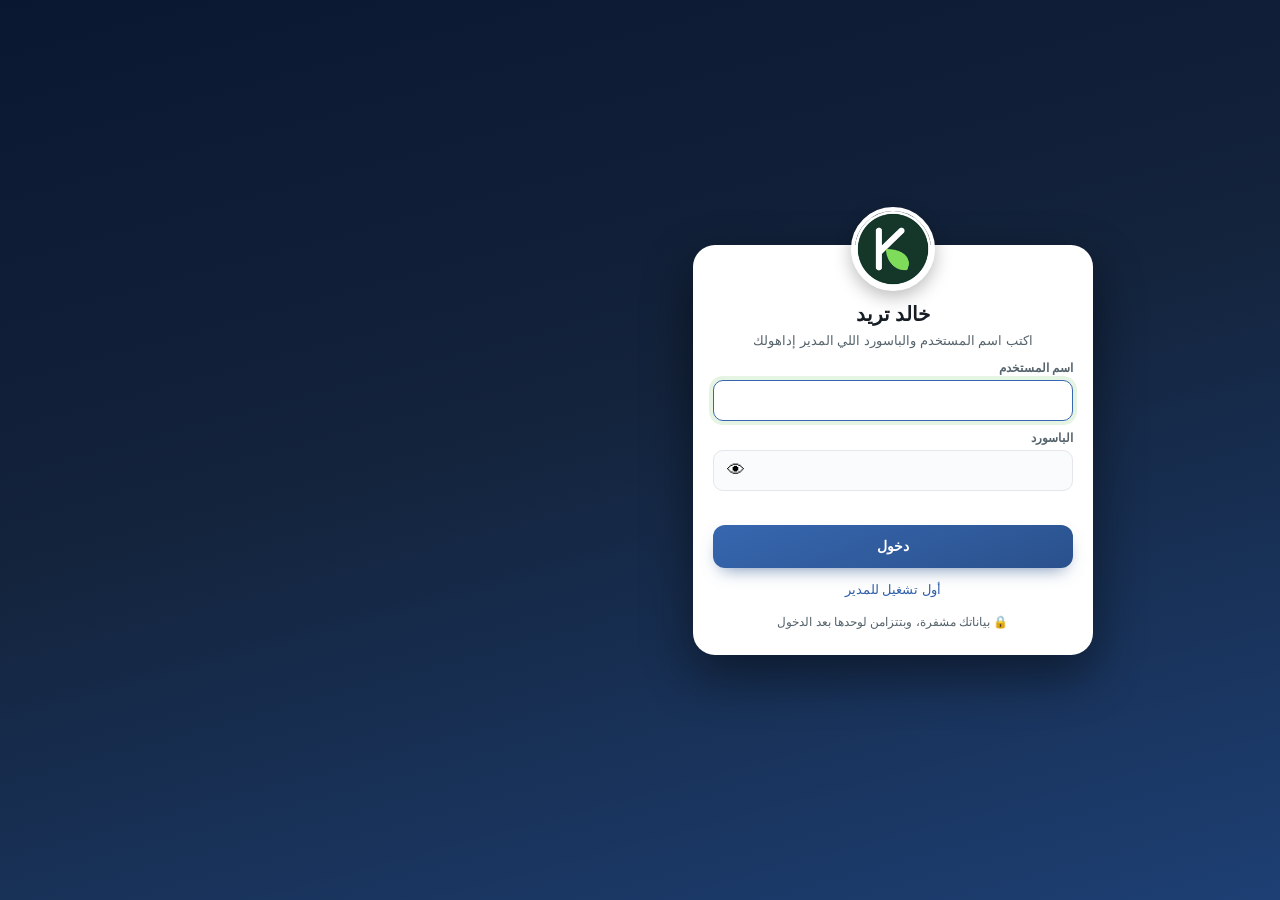
<file: index.html>
<!doctype html>
<html lang="ar" dir="rtl"><head><meta charset="utf-8"><meta http-equiv="Content-Security-Policy" content="default-src 'self'; script-src 'self' 'unsafe-inline' https://unpkg.com; style-src 'self' 'unsafe-inline' https://fonts.googleapis.com https://unpkg.com; font-src 'self' https://fonts.gstatic.com data:; img-src 'self' data: blob: https://tile.openstreetmap.org https://unpkg.com; frame-src https://www.openstreetmap.org; connect-src 'self' data: blob: https://identitytoolkit.googleapis.com https://securetoken.googleapis.com https://firestore.googleapis.com; media-src 'self' blob:; worker-src 'self' blob:; object-src 'none'; base-uri 'none'; form-action 'none'"><meta name="referrer" content="no-referrer"><meta http-equiv="X-Content-Type-Options" content="nosniff">
<meta name="viewport" content="width=device-width,initial-scale=1,maximum-scale=1">
<meta name="theme-color" content="#13233b"><title>خالد تريد</title>
<link rel="preconnect" href="https://fonts.googleapis.com"><link rel="preconnect" href="https://fonts.gstatic.com" crossorigin><link href="https://fonts.googleapis.com/css2?family=Cairo:wght@400;600;700;800&display=swap" rel="stylesheet"><link rel="stylesheet" href="style.css?v=1795777968"><meta name="kt-ver" content="1795777968"><link rel="manifest" href="manifest.webmanifest"><link rel="icon" type="image/png" href="icon-192.png"><link rel="apple-touch-icon" href="apple-touch-icon.png"><meta name="mobile-web-app-capable" content="yes"><meta name="apple-mobile-web-app-capable" content="yes"><meta name="apple-mobile-web-app-title" content="خالد تريد"><meta name="apple-mobile-web-app-status-bar-style" content="black-translucent"></head><body>
<header id="hd"></header><main id="app"></main><nav id="nav"></nav>
<script src="kt-logo.js?v=1795777968"></script><script src="kt-core.js?v=1795777968"></script><script src="kt-modules.js?v=1795777968"></script><script src="kt-reports.js?v=1795777968"></script><script src="kt-extra.js?v=1795777968"></script><script src="kt-boot.js?v=1795777968"></script><script>if('serviceWorker' in navigator&&(location.protocol==='https:'||location.hostname==='localhost'))addEventListener('load',function(){navigator.serviceWorker.register('sw.js').catch(function(){})})</script></body></html>
</file>
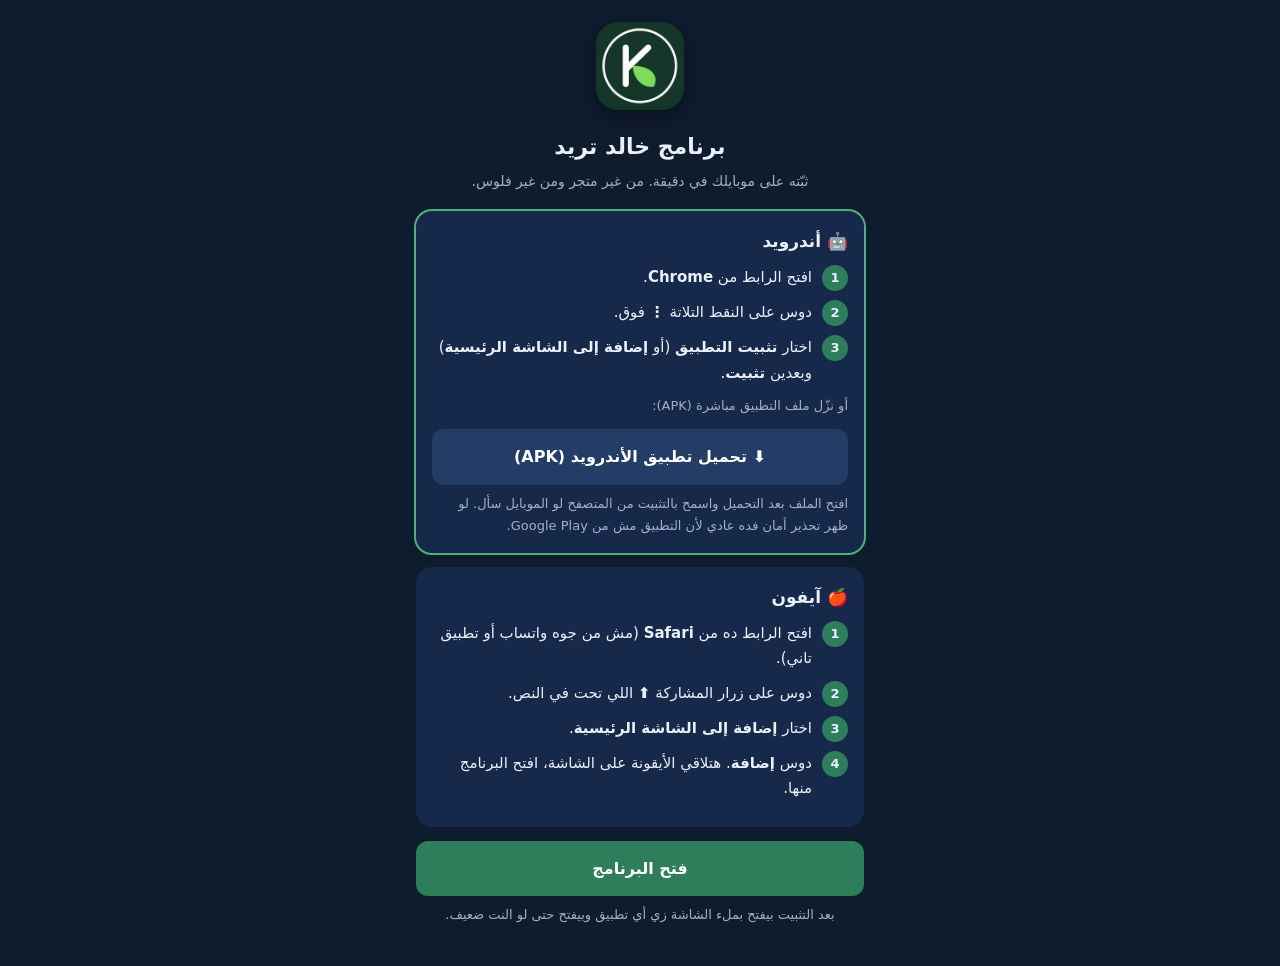
<file: install.html>
<!doctype html>
<html lang="ar" dir="rtl"><head><meta charset="utf-8"><meta http-equiv="Content-Security-Policy" content="default-src 'none'; script-src 'unsafe-inline'; style-src 'unsafe-inline'; img-src 'self'; manifest-src 'self'; base-uri 'none'; form-action 'none'"><meta name="viewport" content="width=device-width,initial-scale=1"><meta name="theme-color" content="#13233b"><meta name="referrer" content="no-referrer">
<title>تثبيت برنامج خالد تريد</title><link rel="manifest" href="manifest.webmanifest"><link rel="apple-touch-icon" href="apple-touch-icon.png"><link rel="icon" href="icon-192.png">
<style>
*{box-sizing:border-box}body{margin:0;font-family:system-ui,-apple-system,"Segoe UI",Tahoma,Arial,sans-serif;background:#0f1c2e;color:#eaf0f8;line-height:1.7}
.w{max-width:480px;margin:0 auto;padding:22px 16px 40px}.top{text-align:center;margin-bottom:18px}.top img{width:88px;height:88px;border-radius:22px;box-shadow:0 6px 20px #0006}
h1{font-size:22px;margin:10px 0 4px}.sub{color:#9fb0c7;font-size:14px}
.card{background:#16294a;border-radius:16px;padding:16px;margin:14px 0}.card h2{margin:0 0 8px;font-size:17px}
.st{display:flex;gap:10px;margin:9px 0;font-size:15px}.n{min-width:26px;height:26px;border-radius:50%;background:#2e7d5b;display:flex;align-items:center;justify-content:center;font-weight:700;font-size:13px}
.btn{display:block;width:100%;text-align:center;padding:14px;border-radius:12px;background:#2e7d5b;color:#fff;font-size:16px;font-weight:700;text-decoration:none;border:0;margin-top:12px}.btn.sec{background:#243d66}
.me{outline:2px solid #4bb37f}.note{font-size:13px;color:#9fb0c7;margin-top:8px}
</style></head><body><div class="w">
<div class="top"><img src="icon-192.png" alt="خالد تريد"><h1>برنامج خالد تريد</h1><div class="sub">ثبّته على موبايلك في دقيقة. من غير متجر ومن غير فلوس.</div></div>
<div class="card" id="ios"><h2>🍎 آيفون</h2>
<div class="st"><span class="n">1</span><span>افتح الرابط ده من <b>Safari</b> (مش من جوه واتساب أو تطبيق تاني).</span></div>
<div class="st"><span class="n">2</span><span>دوس على زرار المشاركة <b>⬆️</b> اللي تحت في النص.</span></div>
<div class="st"><span class="n">3</span><span>اختار <b>إضافة إلى الشاشة الرئيسية</b>.</span></div>
<div class="st"><span class="n">4</span><span>دوس <b>إضافة</b>. هتلاقي الأيقونة على الشاشة، افتح البرنامج منها.</span></div></div>
<div class="card" id="and"><h2>🤖 أندرويد</h2>
<button class="btn" id="inst" style="display:none" type="button">📲 ثبّت دلوقتي</button>
<div class="st"><span class="n">1</span><span>افتح الرابط من <b>Chrome</b>.</span></div>
<div class="st"><span class="n">2</span><span>دوس على النقط التلاتة <b>⋮</b> فوق.</span></div>
<div class="st"><span class="n">3</span><span>اختار <b>تثبيت التطبيق</b> (أو <b>إضافة إلى الشاشة الرئيسية</b>) وبعدين <b>تثبيت</b>.</span></div>
<div class="note">أو نزّل ملف التطبيق مباشرة (APK):</div>
<a class="btn sec" href="khaled-trade.apk" download>⬇️ تحميل تطبيق الأندرويد (APK)</a>
<div class="note">افتح الملف بعد التحميل واسمح بالتثبيت من المتصفح لو الموبايل سأل. لو ظهر تحذير أمان فده عادي لأن التطبيق مش من Google Play.</div></div>
<a class="btn" href="./">فتح البرنامج</a>
<div class="note" style="text-align:center">بعد التثبيت بيفتح بملء الشاشة زي أي تطبيق وبيفتح حتى لو النت ضعيف.</div>
</div>
<script>
(function(){var u=navigator.userAgent,ios=/iPhone|iPad|iPod/.test(u);var e=document.getElementById(ios?'ios':'and');e.className+=' me';
var w=document.querySelector('.w'),o=document.getElementById(ios?'and':'ios');if(ios)w.insertBefore(e,o);else w.insertBefore(e,document.getElementById('ios'));
var p=null,b=document.getElementById('inst');addEventListener('beforeinstallprompt',function(ev){ev.preventDefault();p=ev;b.style.display='block'});
b.onclick=function(){if(p){p.prompt();p=null;b.style.display='none'}};
if(matchMedia('(display-mode: standalone)').matches||navigator.standalone){document.querySelector('.sub').textContent='البرنامج مثبّت عندك ✅'}})();
</script></body></html>
</file>
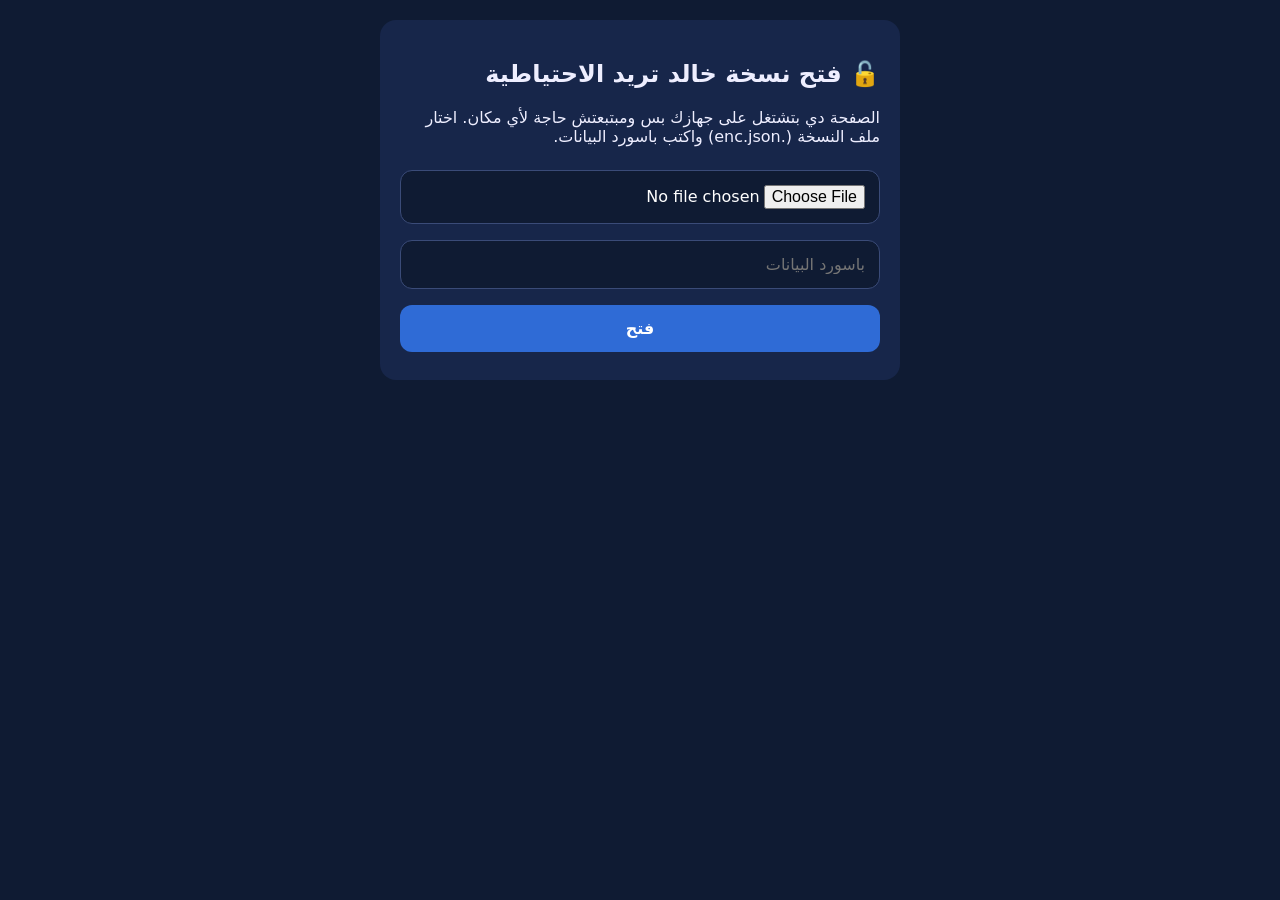
<file: open-backup.html>
<!doctype html><html lang="ar" dir="rtl"><head><meta charset="utf-8"><meta name="viewport" content="width=device-width,initial-scale=1"><title>فتح نسخة خالد تريد الاحتياطية</title>
<style>body{font-family:system-ui,Tahoma,sans-serif;background:#0f1b33;color:#eef;margin:0;padding:20px}.c{max-width:480px;margin:auto;background:#17264a;border-radius:16px;padding:20px}input,button{width:100%;box-sizing:border-box;padding:14px;margin:8px 0;border-radius:12px;border:1px solid #3a4b78;background:#0f1b33;color:#fff;font:inherit}button{background:#2f6bd6;border:0;font-weight:700}#o{white-space:pre-wrap;font-size:14px}</style></head><body><div class="c">
<h2>🔓 فتح نسخة خالد تريد الاحتياطية</h2>
<p>الصفحة دي بتشتغل على جهازك بس ومبتبعتش حاجة لأي مكان. اختار ملف النسخة (.enc.json) واكتب باسورد البيانات.</p>
<input type="file" id="f" accept=".json,application/json"><input type="password" id="p" placeholder="باسورد البيانات"><button onclick="go()">فتح</button><div id="o"></div><button id="d" style="display:none" onclick="dl()">⬇️ تنزيل البيانات (JSON غير مشفر)</button></div>
<script>
let D=null;const b=x=>Uint8Array.from(atob(x),c=>c.charCodeAt(0));
async function go(){const o=document.getElementById('o');try{const f=document.getElementById('f').files[0];if(!f)return o.textContent='اختار الملف الأول';
const j=JSON.parse(await f.text()),pw=document.getElementById('p').value.trim();o.textContent='⏳ بيفك التشفير...';
const k0=await crypto.subtle.importKey('raw',new TextEncoder().encode(pw),'PBKDF2',false,['deriveKey']);
const k=await crypto.subtle.deriveKey({name:'PBKDF2',salt:b(j.salt),iterations:j.it,hash:'SHA-256'},k0,{name:'AES-GCM',length:256},false,['decrypt']);
D=JSON.parse(new TextDecoder().decode(await crypto.subtle.decrypt({name:'AES-GCM',iv:b(j.iv)},k,b(j.ct))));const d=D.db||{};
o.textContent='✅ اتفتحت\nتاريخ النسخة: '+(D.created||'')+'\nأصناف: '+(d.products||[]).length+'\nعملاء: '+(d.customers||[]).length+'\nموردين: '+(d.suppliers||[]).length+'\nفواتير: '+(d.invoices||[]).length+'\nمستخدمين: '+(d.users||[]).length;document.getElementById('d').style.display='block'}
catch(e){o.textContent='⚠️ الباسورد غلط أو الملف مش ملف نسخة صحيح'}}
function dl(){const a=document.createElement('a');a.href=URL.createObjectURL(new Blob([JSON.stringify(D,null,1)],{type:'application/json'}));a.download='khaled-trade-data.json';a.click()}
</script></body></html>
</file>
<file: style.css>
:root{--g1:#0e1a2c;--g2:#13233b;--g3:#1e3353;--leaf:#3769b5;--leaf2:#578dde;--gold:#e6b93c;--bg:#f2f4f6;--card:#fff;--txt:#171d25;--mut:#6b727c;--red:#c0392b;--line:#dfe3e8}
*{box-sizing:border-box;-webkit-tap-highlight-color:transparent}
body{margin:0;background:var(--bg);color:var(--txt);font-family:'Noto Kufi Arabic','Segoe UI',Tahoma,sans-serif;font-size:15px;padding-bottom:140px}
header{background:linear-gradient(160deg,var(--g3),var(--g1));color:#fff;padding:14px 16px;display:flex;align-items:center;gap:12px;position:sticky;top:0;z-index:5;box-shadow:0 3px 10px #0003}
header img{width:40px;height:40px;border-radius:50%}
header h1{font-size:18px;margin:0;flex:1}
header .back{background:#ffffff22;border:0;color:#fff;border-radius:10px;padding:8px 12px;font:inherit}
main{padding:14px;max-width:560px;margin:auto}
.card{background:var(--card);border-radius:16px;padding:14px;margin-bottom:12px;box-shadow:0 1px 4px #0001}
.hero{display:grid;grid-template-columns:1fr 1fr;gap:10px}
.big{border:0;border-radius:18px;padding:18px 10px;color:#fff;font:inherit;font-weight:700;font-size:16px;display:flex;flex-direction:column;align-items:center;gap:6px;background:linear-gradient(160deg,var(--g3),var(--g2))}
.big.gold{background:linear-gradient(160deg,#e6b93c,#b88420);color:#201700}
.big.full{grid-column:1/-1}.big span{font-size:30px}
.stat{display:flex;justify-content:space-between;padding:6px 0;border-bottom:1px dashed var(--line)}.stat:last-child{border:0}
.stat b{color:var(--g3)}
h2{font-size:16px;margin:4px 0 10px;color:var(--g2)}
label{display:block;font-size:13px;color:var(--mut);margin:10px 0 4px}
input,select{width:100%;padding:12px;border:1.5px solid var(--line);border-radius:12px;font:inherit;background:#fff;color:var(--txt)}
input:focus,select:focus{outline:0;border-color:var(--leaf)}
.row2{display:grid;grid-template-columns:1fr 1fr;gap:10px}
.btn{width:100%;border:0;border-radius:14px;padding:14px;font:inherit;font-weight:700;font-size:16px;color:#fff;background:linear-gradient(160deg,var(--leaf),#2a518c);margin-top:14px}
.btn.sec{background:#e8ebef;color:var(--g2)}.btn.del{background:#fbeae8;color:var(--red)}
.item{display:flex;align-items:center;gap:10px;padding:12px 0;border-bottom:1px solid var(--line)}
.item:last-child{border:0}.item .main{flex:1;min-width:0}.item .t{font-weight:700}.item .s{font-size:12.5px;color:var(--mut);margin-top:2px}
.pill{font-size:12px;padding:3px 9px;border-radius:20px;background:#dee7f5;color:#1d437c;white-space:nowrap}
.pill.warn{background:#fff1d6;color:#9a6a00}.pill.bad{background:#fbe3df;color:var(--red)}
.num{font-weight:700;white-space:nowrap}.neg{color:var(--red)}
.search{margin-bottom:10px}
.lines .ln{background:#f6f8fa;border:1.5px solid var(--line);border-radius:14px;padding:10px;margin-bottom:10px}
.ln .top{display:flex;gap:8px}.ln .top select{flex:1}.ln .x{border:0;background:#fbe3df;color:var(--red);border-radius:10px;width:42px;font-size:18px}
.ln .sub{display:flex;justify-content:space-between;margin-top:8px;font-size:13px;color:var(--mut)}
.tot{background:linear-gradient(160deg,var(--g3),var(--g1));color:#fff;border-radius:16px;padding:14px;margin-top:10px}
.tot .r{display:flex;justify-content:space-between;padding:4px 0}.tot .grand{font-size:22px;font-weight:800;color:var(--leaf2)}
.fab{position:fixed;bottom:84px;left:16px;background:linear-gradient(160deg,var(--leaf),#2a518c);color:#fff;border:0;border-radius:30px;padding:14px 20px;font:inherit;font-weight:700;box-shadow:0 6px 16px #0004}
nav{position:fixed;bottom:0;right:0;left:0;background:#fff;display:flex;border-top:1px solid var(--line);z-index:6;padding-bottom:env(safe-area-inset-bottom)}
nav a{flex:1;text-align:center;padding:9px 0 8px;color:var(--mut);text-decoration:none;font-size:11.5px}
nav a b{display:block;font-size:20px;font-weight:400}nav a.on{color:var(--g3);font-weight:700}
.toast{position:fixed;top:70px;left:50%;transform:translateX(-50%);background:var(--g2);color:#fff;padding:10px 18px;border-radius:20px;z-index:20}
.alert{background:#fff7e3;border:1.5px solid #f0d58a;border-radius:14px;padding:10px 12px;margin-bottom:12px;font-size:13.5px}
.empty{text-align:center;color:var(--mut);padding:30px 0}
.ac{position:relative}.acl{display:none;position:absolute;right:0;left:0;top:100%;margin-top:4px;background:#fff;border:1.5px solid var(--leaf);border-radius:12px;box-shadow:0 8px 20px #0003;z-index:9;max-height:260px;overflow:auto}
.aco{padding:12px;border-bottom:1px solid var(--line);display:flex;flex-direction:column;gap:2px}.aco:last-child{border:0}.aco:active{background:#dee7f5}.aco span{font-size:12px;color:var(--mut)}
.note{font-size:12.5px;color:#1d437c;background:#dee7f5;border-radius:8px;padding:5px 9px;margin-top:8px}.loss{font-size:13px;color:#fff;background:var(--red);border-radius:10px;padding:8px 10px;margin-top:8px;font-weight:700}
.lh{display:flex;align-items:center;gap:12px;border-bottom:2.5px solid var(--g3);padding-bottom:10px;margin-bottom:10px}.lh img{width:64px;height:64px;border-radius:50%}.co{font-size:20px;font-weight:800;color:var(--g2)}.sub2{font-size:12.5px;color:var(--mut)}
.meta{display:flex;justify-content:space-between;margin:6px 0}.meta span,.cu span,.notes span{color:var(--mut);font-size:13px}.meta b{margin-right:6px}.cu{background:#f4f6f8;border-radius:10px;padding:8px 10px;margin-bottom:10px;line-height:1.8}
table{width:100%;border-collapse:collapse;margin-bottom:8px;font-size:13.5px}th{background:var(--g2);color:#fff;padding:7px 4px;font-weight:600}td{padding:8px 4px;border-bottom:1px solid var(--line);text-align:center}td:first-child{text-align:right}.notes{border:1px dashed var(--line);border-radius:10px;padding:8px 10px;margin-top:8px}
.seg{display:grid;grid-template-columns:1fr 1fr;gap:8px}.seg button{border:2px solid var(--line);background:#fff;border-radius:12px;padding:12px;font:inherit;font-weight:700;color:var(--mut)}.seg button.on{border-color:var(--leaf);background:#dee7f5;color:#1d437c}.seg button.on.credit{border-color:#e0a000;background:#fff1d6;color:#9a6a00}.alert.credit{background:#fff1d6}
tbody td{vertical-align:middle}.stm table{font-size:12.5px}
.adj{display:grid;grid-template-columns:90px 1fr 92px;gap:8px;align-items:center}.seg2{display:grid;grid-template-columns:1fr 1fr;gap:4px}.seg2 button{border:2px solid var(--line);background:#fff;border-radius:10px;padding:10px 0;font:inherit;font-weight:700;color:var(--mut)}.seg2 button.on{border-color:var(--leaf);background:#dee7f5;color:#1d437c}
.bar{display:flex;gap:8px;margin-bottom:10px}.bar button,.bar select{flex:1;border:1.5px solid var(--line);background:#fff;border-radius:12px;padding:10px;font:inherit;font-size:13px;color:var(--g2)}.bar button.on{background:#dee7f5;border-color:var(--leaf);font-weight:700}.mv{display:flex;flex-direction:column;gap:4px}.mv button,.mvb{border:0;background:#e8ebef;color:var(--g2);border-radius:8px;width:38px;height:30px;font-size:13px}.mvb{height:auto;width:34px}
.sbar{position:fixed;bottom:62px;right:10px;left:10px;max-width:540px;margin:auto;background:linear-gradient(160deg,var(--g3),var(--g1));color:#fff;border-radius:16px;padding:8px 8px 8px 14px;display:flex;align-items:center;justify-content:space-between;box-shadow:0 6px 18px #0005;z-index:7}.sbar span{font-size:12px;opacity:.8;display:block}.sbar b{font-size:19px;color:var(--leaf2)}.sbar button{border:0;border-radius:12px;background:linear-gradient(160deg,var(--leaf),#2a518c);color:#fff;font:inherit;font-weight:700;padding:12px 26px}
main{animation:fi .18s ease-out}@keyframes fi{from{opacity:0;transform:translateY(6px)}to{opacity:1}}
.btn.wa{background:linear-gradient(160deg,#216ad7,#0f428f)}
.chk{display:flex;align-items:center;gap:10px;padding:9px 4px;font-size:15px;color:var(--ink,#171d25)}.chk input{width:20px;height:20px;accent-color:#1d437c}.plh{background:#13233b;color:#fff;border-radius:8px;padding:8px 12px;margin:12px 0 2px;font-weight:700}.tb{width:100%;border-collapse:collapse}.tb td{padding:9px 6px;border-bottom:1px solid #dfe3e8;font-size:14px}.tb td:nth-child(2){color:#6b727c;text-align:center}.tb td:last-child{text-align:left;color:#13233b}
@media print{header,nav,.btn,.fab,.noprint{display:none!important}body{background:#fff}body.hasout #app>.card:not(.out){display:none!important}}
.tiles{display:grid;grid-template-columns:1fr 1fr;gap:10px}.tile{display:flex;flex-direction:column;align-items:center;gap:6px;background:#fff;border:1.5px solid var(--line);border-radius:16px;padding:16px 8px;text-decoration:none;color:var(--txt);font-weight:700;font-size:14px;text-align:center}.tile span{font-size:28px}
.chips{display:flex;gap:6px;overflow-x:auto;padding:2px 0}.chips button{flex:none;border:1.5px solid var(--line);background:#fff;border-radius:20px;padding:8px 12px;font:inherit;font-size:13px;color:var(--txt)}.chips button.on{background:var(--g3);color:#fff;border-color:transparent}
.obar{display:grid;grid-template-columns:1fr 1fr 1fr;gap:8px;margin:0 0 14px}.obar .btn{margin:0;padding:12px 4px;font-size:13px}
.kpis{display:grid;grid-template-columns:1fr 1fr;gap:8px;margin:12px 0}.kpi{background:#fff;border:1.5px solid var(--line);border-radius:14px;padding:12px;display:flex;flex-direction:column;gap:4px}.kpi span{font-size:12.5px;color:var(--mut)}.kpi b{font-size:18px}.kpi.gr{background:var(--g2);border:0}.kpi.gr span,.kpi.gr b{color:#fff}.kpi.gd b{color:#1d437c}.kpi.rd b{color:var(--red)}
.chk{display:flex;align-items:center;gap:8px;margin:6px 0;font-weight:500}.chk input{width:auto}

/* ===== لمسة الأناقة: خط Cairo، ألوان وظلال ناعمة، أزرار وكروت أرقى ===== */
:root{--g1:#0a172b;--g2:#11213a;--g3:#19345c;--leaf:#3767b0;--leaf2:#6799e3;--gold:#d9aa3a;--bg:#f4f5f7;--line:#e3e6eb;--mut:#6f7680;--sh:0 8px 24px -12px rgba(10,23,43,.22),0 1px 2px rgba(10,23,43,.06);--r:18px}
body{font-family:'Cairo','Noto Kufi Arabic','Segoe UI',Tahoma,sans-serif;font-size:15px;line-height:1.55;background:radial-gradient(1200px 400px at 100% -10%,#e3e9f1 0,transparent 60%),var(--bg);-webkit-font-smoothing:antialiased}
button,input,select,textarea{font-family:inherit}
header{background:linear-gradient(135deg,var(--g3) 0,var(--g2) 55%,var(--g1) 100%);box-shadow:0 6px 20px -8px rgba(10,23,43,.55);border-bottom:1px solid #ffffff14}
header h1{font-size:19px;font-weight:800;letter-spacing:.2px}
header img{box-shadow:0 0 0 2px #ffffff40}
header .back,.hs button{background:#ffffff1f;backdrop-filter:blur(6px);border:1px solid #ffffff22;color:#fff;border-radius:12px;transition:.15s}
header .back:active,.hs button:active{background:#ffffff40}
.card{border-radius:var(--r);padding:16px;box-shadow:var(--sh);border:1px solid #edeff3}
h2{font-size:16.5px;font-weight:800;color:var(--g3);margin:2px 0 12px;display:flex;align-items:center;gap:6px}
label{font-weight:600;font-size:12.5px;color:var(--mut)}
input,select,textarea{border:1.5px solid var(--line);border-radius:13px;background:#fafbfc;padding:12px 13px;transition:border-color .15s,box-shadow .15s,background .15s}
input:focus,select:focus,textarea:focus{background:#fff;border-color:var(--leaf);box-shadow:0 0 0 4px #46ad3a22}
.btn{border-radius:15px;font-weight:800;letter-spacing:.2px;box-shadow:0 8px 18px -8px rgba(42,81,140,.7);transition:transform .12s,box-shadow .12s,filter .12s}
.btn:active{transform:scale(.98);box-shadow:0 3px 8px -4px rgba(42,81,140,.7)}
.btn.sec{box-shadow:none;background:#e9ecf1;border:1px solid #dbe0e8}
.btn.del{box-shadow:none}
.btn.wa{box-shadow:0 8px 18px -8px rgba(15,66,143,.7)}
.big{border-radius:20px;box-shadow:0 12px 24px -12px rgba(10,23,43,.6);transition:transform .12s}.big:active{transform:scale(.98)}
.big.gold{background:linear-gradient(135deg,#f0c75a,#c0902a);box-shadow:0 12px 24px -12px rgba(160,110,10,.7)}
.kpi,.tile{border:1px solid #e9ecf0;border-radius:16px;box-shadow:var(--sh);transition:transform .12s}
.tile:active,.kpi:active{transform:scale(.97)}
.tile{font-weight:700}
.item{padding:13px 4px;border-radius:12px;transition:background .12s}
.item:hover{background:#f5f7fa}
.pill{font-weight:700;background:#dce6f5}
.chips button{border-radius:22px;font-weight:600;transition:.15s;box-shadow:0 1px 2px #0001}
.chips button.on{box-shadow:0 6px 14px -6px rgba(25,52,92,.8)}
.seg button{border-radius:14px;transition:.15s}
.seg button.on{box-shadow:0 6px 14px -8px rgba(55,103,176,.9)}
table{border-radius:12px;overflow:hidden}
th{background:linear-gradient(135deg,var(--g3),var(--g2));padding:9px 6px;font-weight:700;font-size:13px}
tr:nth-child(even) td{background:#f8f9fb}
td{border-bottom:1px solid #eef0f3}
.empty{margin:6px 0;padding:34px 14px;border:2px dashed #dbe0e7;border-radius:16px;background:#fafbfd;color:var(--mut);font-weight:600}
.empty::before{content:"🌱";display:block;font-size:34px;margin-bottom:6px;opacity:.8}
nav{background:#ffffffee;backdrop-filter:blur(14px);border-top:1px solid #e3e6eb;box-shadow:0 -10px 30px -16px rgba(10,23,43,.35)}
nav a{font-weight:600;position:relative;transition:color .15s}
nav a.on{color:var(--g3)}
nav a.on::before{content:"";position:absolute;top:0;left:30%;right:30%;height:3px;border-radius:0 0 4px 4px;background:linear-gradient(90deg,var(--leaf),var(--leaf2))}
nav a.on b{transform:translateY(-1px) scale(1.1)}
nav a b{transition:transform .15s}
.fab{background:linear-gradient(135deg,var(--leaf),#2a518c);box-shadow:0 14px 28px -10px rgba(42,81,140,.8);font-weight:800;border-radius:32px}
.sbar{border-radius:18px;box-shadow:0 16px 36px -14px rgba(10,23,43,.8);border:1px solid #ffffff1c}
.obar .btn{border-radius:14px;font-size:13px}
main{animation:fi .22s ease-out}
::selection{background:#46ad3a44}
::-webkit-scrollbar{width:10px;height:10px}::-webkit-scrollbar-thumb{background:#c5ccd6;border-radius:10px;border:2px solid var(--bg)}
.chipb{border:1px solid var(--line);background:#fff;color:var(--g3);border-radius:10px;padding:6px 10px;font:inherit;font-size:12.5px;font-weight:700;margin-inline-start:4px;white-space:nowrap}
.chipb.wa{background:#e6eef9;color:#0f428f;border-color:#bed0ea}
.scanb{background:#e9ecf1;border:1px solid #dbe0e8;border-radius:10px;padding:5px 10px;font:inherit;font-size:12px;font-weight:700;color:var(--g3);margin-inline-start:auto}
.scanov{position:fixed;inset:0;background:#000a;z-index:50;display:flex;align-items:flex-end;justify-content:center}
.scanbox{background:#fff;width:100%;max-width:520px;border-radius:20px 20px 0 0;padding:14px}
.seg{grid-template-columns:repeat(auto-fit,minmax(88px,1fr))}
small{color:var(--mut);font-size:11px}

/* ===== شكل قائمة الأسعار (ورقة A4) ===== */
.plwrap{padding:8px;background:#e9ebee;overflow-x:auto}
.plsheet{width:794px;height:1123px;background:#fff;margin:0 auto 14px;padding:28px 30px 20px;box-shadow:0 6px 18px -8px #0006;zoom:var(--plz,1);display:flex;flex-direction:column;color:#111;font-family:'Cairo',sans-serif;direction:rtl;page:pl}
.pltitle{text-align:center;font-weight:800;font-size:19px;height:34px;position:relative}.pltitle small{position:absolute;right:0;top:6px;font-size:11px;font-weight:600;color:#555}
.plcols{display:flex;gap:14px;direction:ltr;flex:1;align-items:flex-start}
.plcol{flex:1;direction:rtl;border:1px solid #777;border-bottom:0}
.plr{display:flex;height:26px;border-bottom:1px solid #777;font-size:12.5px;align-items:center}
.c1 .plr{height:32px;font-size:15px}
.plr .n{width:36px;text-align:center;border-left:1px solid #777;height:100%;display:flex;align-items:center;justify-content:center;flex:none}
.plr .t{flex:1;padding:0 8px;font-weight:700;white-space:nowrap;overflow:hidden;text-overflow:ellipsis}
.plr .p{width:70px;text-align:center;border-right:1px solid #777;height:100%;display:flex;align-items:center;justify-content:center;flex:none;order:3}
.plhd{background:#e4e4e4;font-weight:800}.plhd .t{text-align:center}
.plg{background:#ececec;font-weight:800;justify-content:center}
.plft{display:flex;justify-content:space-between;font-size:11px;color:#333;direction:rtl;margin-top:6px;height:24px;align-items:flex-end}
@page pl{size:A4;margin:0}
@media print{
 .plwrap{padding:0;background:#fff;box-shadow:none;border:0}
 .plsheet{zoom:1;margin:0;box-shadow:none;page-break-after:always;break-after:page}
 .plsheet:last-child{page-break-after:auto}
}
.roles{display:grid;grid-template-columns:repeat(2,1fr);gap:10px}
.role{display:flex;flex-direction:column;align-items:center;gap:4px;padding:16px 8px;border:2px solid var(--line);background:#fff;border-radius:18px;font:inherit;color:var(--txt);transition:.15s;box-shadow:var(--sh)}
.role span{font-size:30px}.role b{font-size:15px}.role small{font-size:11.5px;color:var(--mut)}
.role.on{border-color:var(--leaf);background:#e6edf7;box-shadow:0 8px 20px -10px rgba(55,103,176,.8)}
@media(min-width:768px){.roles{grid-template-columns:repeat(4,1fr)}}
.chips{display:flex;flex-wrap:wrap;gap:6px;overflow:visible;padding:4px 2px 10px}
.chips .chip{flex:none;border:1px solid #cbd2dc;background:#fff;color:#1e2b3e;border-radius:20px;padding:7px 12px;font:inherit;font-size:13px;font-weight:700;cursor:pointer}
.chips .chip.on{background:#28508c;color:#fff;border-color:#28508c}
.pill.ok{background:#d7e3f4;color:#15386d}
/* ===== فاتورة مطبوعة زي القديمة ===== */
.ivp{font-family:'Noto Kufi Arabic',Tahoma,Arial,sans-serif;color:#000;direction:rtl}
.ivp-top{display:flex;justify-content:space-between;align-items:center;margin-bottom:6px}.ivp-t{font-size:22px}.ivp-no{font-size:14px}.ivp-pc{font-size:13px}
.ivp-note{font-size:12px;font-weight:700;margin-bottom:8px}.ivp-cl{font-size:15px;font-weight:700;margin:4px 0}.ivp-row{display:flex;justify-content:space-between;font-size:14px;margin-bottom:10px}
.ivp-sc{overflow-x:auto;margin-bottom:12px}.ivp-tb{width:100%;border-collapse:collapse;font-size:13.5px}.ivp-tb th,.ivp-tb td{border:1.5px solid #222;padding:6px 4px;text-align:center}
.ivp-tb th{background:#cfeef2}.ivp-tb td.nm{text-align:right}.ivp-tot td{background:#cfeef2;font-weight:700}.ivp-st th{font-size:12px}.ivp-st td{font-weight:700;font-size:12.5px}.ivp-w{background:#fff9d8;font-weight:700;font-size:14px}
.ivp-pol{text-align:center;font-size:13px;margin-top:18px;line-height:1.9}.ivp-nt{font-size:13px;margin-top:10px}.ivp-pg{text-align:center;font-size:12px;margin-top:20px;color:#444}
html[data-theme=dark] .ivp,html[data-theme=dark] .ivp *{color:#e8ecf3}html[data-theme=dark] .ivp-tb th,html[data-theme=dark] .ivp-tot td{background:#25445a}html[data-theme=dark] .ivp-w{background:#3a3520}html[data-theme=dark] .ivp-tb th,html[data-theme=dark] .ivp-tb td{border-color:#8a96a8}
@media print{.ivp,.ivp *{color:#000!important}.ivp-tb th,.ivp-tot td{background:#cfeef2!important;-webkit-print-color-adjust:exact;print-color-adjust:exact}.ivp-w{background:#fff9d8!important;-webkit-print-color-adjust:exact;print-color-adjust:exact}.ivp-tb th,.ivp-tb td{border-color:#222!important}}
/* طباعة: إيقاف الحركة والتمويه والعناصر الثابتة أثناء المعاينة */
html.printing *,html.printing *::before,html.printing *::after{animation:none!important;transition:none!important;backdrop-filter:none!important;-webkit-backdrop-filter:none!important}
@media print{*,*::before,*::after{animation:none!important;transition:none!important;backdrop-filter:none!important;-webkit-backdrop-filter:none!important;box-shadow:none!important;text-shadow:none!important}.toast,#toast,#mnGate,.fab,aside,.side{display:none!important}}

/* تغيير 23: عناوين جدول الفاتورة غامقة على الخلفية الفاتحة */
.ivp-tb th,.ivp-tot td,.ivp-w{color:#000}
.ppsel{flex:none;border:1px solid var(--line);border-radius:12px;padding:8px 10px;font:inherit;font-size:13px;background:#fff;color:#000}
.ivp-rc{display:none}
/* تغيير 24: طباعة أبيض وأسود صريحة - من غير تدرجات ولا خلفيات رمادي ولا ألوان فاتحة */
@media print{
 .out,.out *,.ivp,.ivp *{color:#000!important;background:#fff!important;background-image:none!important;text-shadow:none!important;box-shadow:none!important;-webkit-print-color-adjust:economy;print-color-adjust:economy}
 .out th,.ivp-tb th{background:#fff!important;font-weight:800!important;border:1.5px solid #000!important;border-bottom:2.5px solid #000!important}
 .out td{border-color:#000!important}.out table{border-color:#000!important}
 .ivp-tot td,.ivp-w{background:#fff!important;font-weight:800!important;border:2px solid #000!important}
 .out .pill,.out .badge,.out .chip{border:1px solid #000!important;border-radius:6px}
 .out .card,.out .stat,.out .item{border:1px solid #000!important}
 .out img,.out svg{filter:grayscale(1) contrast(1.4)}
 .ppsel{display:none!important}
}
/* تغيير 25: رول حراري (80 / 58 مم): عمود واحد بشكل إيصال */
@media print{
 html.pp-r80 body,html.pp-r58 body{width:100%;margin:0;padding:0;font-size:11px}
 html.pp-r80 #app,html.pp-r58 #app{padding:0!important;margin:0!important;max-width:none!important;width:100%!important}
 html.pp-r80 .out,html.pp-r58 .out{width:100%!important;padding:0!important;margin:0!important;border:0!important;font-size:11px!important}
 html.pp-r58 .out{font-size:10px!important}
 html.pp-r80 .ivp-sc,html.pp-r58 .ivp-sc,html.pp-r80 .ivp-pg,html.pp-r58 .ivp-pg{display:none!important}
 html.pp-r80 .ivp-rc,html.pp-r58 .ivp-rc{display:block!important;border-top:1px dashed #000;margin-top:4px}
 .rc-it{border-bottom:1px dashed #000;padding:3px 0}.rc-it b{display:block;font-size:1em}.rc-it div{display:flex;justify-content:space-between;gap:6px}
 .rc-ln{display:flex;justify-content:space-between;gap:6px;padding:1px 0;border-bottom:1px dotted #000}.rc-w{text-align:center;font-weight:800;margin-top:4px;border:1.5px solid #000;padding:3px}
 html.pp-r80 .ivp-t,html.pp-r58 .ivp-t{font-size:15px}html.pp-r80 .ivp-top,html.pp-r58 .ivp-top{flex-wrap:wrap;justify-content:center;gap:2px;text-align:center}
 html.pp-r80 .ivp-pol,html.pp-r58 .ivp-pol{font-size:9.5px;margin-top:6px}
 html.pp-r80 .out table,html.pp-r58 .out table{width:100%!important;table-layout:auto;font-size:10px!important}
 html.pp-r80 .out th,html.pp-r58 .out th,html.pp-r80 .out td,html.pp-r58 .out td{padding:2px 2px!important;font-size:10px!important;word-break:break-word}
 html.pp-r80 .plsheet,html.pp-r58 .plsheet{width:100%!important;height:auto!important}
}
@media print{html.pp-A5 .out{font-size:12.5px}html.pp-A5 .ivp-tb{font-size:12px}}

@media print{html,body{background:#fff!important}.out,.card.out,.card.inv{padding:0!important;margin:0!important;border:0!important;border-radius:0!important;box-shadow:none!important;background:#fff!important}
 .ivp-pol{margin-top:10px}.ivp-pg{margin-top:8px}html.pp-A5 .ivp-top{margin-bottom:3px}html.pp-A5 .ivp-pol{margin-top:6px;line-height:1.6}html.pp-A5 .ivp-pg{display:none}}

/* بانر نشاط المدير */
#evBn{position:fixed;top:8px;left:0;right:0;z-index:9999;display:flex;flex-direction:column;align-items:center;gap:6px;pointer-events:none;padding:0 10px}
.evb{pointer-events:auto;display:flex;align-items:center;gap:10px;width:min(440px,100%);background:#fff;color:#111;border-radius:16px;padding:10px 12px;box-shadow:0 10px 30px -8px rgba(0,0,0,.45);border:1px solid #dfe5ee;animation:evIn .35s cubic-bezier(.2,.9,.3,1.2);direction:rtl;cursor:pointer}
.evb.out{opacity:0;transform:translateY(-14px);transition:.3s}
.eva{flex:none;width:38px;height:38px;border-radius:50%;background:linear-gradient(135deg,var(--g3),var(--g2));color:#fff;display:flex;align-items:center;justify-content:center;font-weight:800}
.evt{flex:1;display:flex;flex-direction:column;min-width:0}.evt b{font-size:13.5px}.evt span{font-size:13px;color:#445;white-space:nowrap;overflow:hidden;text-overflow:ellipsis}
.evx{flex:none;border:0;background:transparent;font-size:16px;padding:4px;opacity:.6}
html[data-theme=dark] .evb{background:#1d2735;color:#e8ecf3;border-color:#33425a}html[data-theme=dark] .evt span{color:#b6c0d0}
@keyframes evIn{from{opacity:0;transform:translateY(-24px)}to{opacity:1;transform:none}}
@media print{#evBn{display:none!important}}
/* قائمة الأسعار: مقاس A5 */
html.pp-A5 .plsheet{zoom:.7!important}

.ivp-ad{font-size:13px;font-weight:600;margin-top:2px}.ivp-ph{font-size:13px;font-weight:700;margin-top:2px;direction:ltr;text-align:right}
.ktdtw{margin:6px 0}.ktdtw label{display:block;font-size:12.5px;font-weight:700;margin-bottom:3px}
/* طي أقسام الرئيسية */
.hk-head{cursor:pointer;position:relative;padding-inline-end:34px}
.hk-bar{font-weight:800;font-size:14px;margin:4px 2px;color:var(--txt)}
.hk-ar{position:absolute;inset-inline-end:6px;top:50%;transform:translateY(-50%);border:0;background:transparent;font-size:18px;font-weight:800;line-height:1;color:inherit;opacity:.7;transition:transform .25s;padding:2px 6px;pointer-events:none}
.hk-blk.hk-c .hk-ar{transform:translateY(-50%) rotate(90deg)}
.hk-hid{display:none!important}
@keyframes hkIn{from{opacity:.4}to{opacity:1}}
@media print{.hk-ar{display:none!important}}

.hk-bar.hk-c .hk-ar{transform:translateY(-50%) rotate(90deg)}

/* تغيير 41: مجموعات الإعدادات */
.ssg{background:var(--card,#fff);border:1px solid var(--bd,#e5e7eb);border-radius:14px;margin:10px 0;overflow:hidden}
.ssg>summary{list-style:none;display:flex;align-items:center;gap:12px;padding:14px;cursor:pointer}
.ssg>summary::-webkit-details-marker{display:none}
.ssg>summary i{font-style:normal;font-size:22px}
.ssg>summary span{flex:1;display:flex;flex-direction:column}
.ssg>summary small{color:var(--mut);font-size:12px;font-weight:400}
.ssg>summary em{font-style:normal;background:var(--bd,#e5e7eb);border-radius:10px;padding:1px 9px;font-size:12px}
.ssg>summary::after{content:'‹';font-size:20px;color:var(--mut);transition:transform .2s}
.ssg[open]>summary::after{transform:rotate(-90deg)}
.ssg[open]>summary{border-bottom:1px solid var(--bd,#e5e7eb)}
.ssg .ssb{padding:4px 10px 10px}
.ssg .ssb .card{box-shadow:none;border:0;border-bottom:1px dashed var(--bd,#e5e7eb);border-radius:0;margin:0;padding:12px 4px}
.ssg .ssb .card:last-child{border-bottom:0}
.ssave{position:sticky;bottom:70px;z-index:5;padding:8px 0}
/* تغيير 48: صفحات التقرير */
.pgp{margin-bottom:14px}.pgp table{width:100%}.pgp+.pgp{border-top:2px dashed #b9c3d3;padding-top:10px}
@media print{.pgp{break-after:page;page-break-after:always;margin:0}.pgp:last-child{break-after:auto;page-break-after:auto}.pgp+.pgp{border-top:0;padding-top:0}.pgp thead{display:table-header-group}.pgp tr{break-inside:avoid}}

/* ===== تجاوب الشاشات: موبايل (الأساس) · تابلت ≥768 · لابتوب/ديسكتوب ≥1100 ===== */
.hs{display:flex;gap:6px}
.nologo .lh img{display:none}
@media(min-width:768px){
 main{max-width:920px;padding:20px}
 header{padding:14px 28px}
 .hero{grid-template-columns:repeat(4,1fr)}
 .tiles{grid-template-columns:repeat(3,1fr)}
 .kpis{grid-template-columns:repeat(auto-fit,minmax(170px,1fr))}
 .sbar{max-width:880px}
 .obar{max-width:520px}
 .card{padding-inline:20px}
 .row2{gap:14px}
}
@media(min-width:1100px){
 body{padding-right:96px}
 header{padding:14px 36px}
 nav{top:0;bottom:0;left:auto;right:0;width:96px;flex-direction:column;justify-content:flex-start;gap:4px;border-top:0;border-left:1px solid var(--line);padding-top:72px;box-shadow:-2px 0 10px #0001}
 nav a{flex:none;padding:14px 4px}
 header{position:sticky;margin-right:-96px;padding-right:132px;z-index:7}
 main{max-width:1280px;padding:24px 32px}
 #app{display:grid;grid-template-columns:repeat(2,minmax(0,1fr));gap:0 20px;align-items:start}
 #app>*{grid-column:1/-1}
 #app>.card:not(.out):not(.stm):not(:has(table)):not(:has(.out)){grid-column:auto}
 #app>.card+.card:last-child:nth-child(odd){grid-column:auto}
 .hero{grid-template-columns:repeat(4,1fr)}
 .tiles{grid-template-columns:repeat(5,1fr)}
 .kpis{grid-template-columns:repeat(auto-fit,minmax(170px,1fr))}
 .sbar{right:116px;left:20px;max-width:1100px}
 .fab{bottom:24px;left:28px}
 .card.out,.card.stm{max-width:820px;margin-inline:auto}
 #app>.obar{max-width:820px;margin-inline:auto;width:100%}
}
@media(min-width:1500px){main{max-width:1440px}#app{grid-template-columns:repeat(3,minmax(0,1fr))}.tiles{grid-template-columns:repeat(6,1fr)}}
/* ===== شاشة الفاتورة المضغوطة (موبايل أولاً) ===== */
.invn{counter-reset:stp;padding-bottom:70px}
.invn .card{padding:10px 12px;margin-bottom:8px;border-radius:14px}
.invn .card>h2{font-size:14px;margin:0 0 8px;display:flex;align-items:center;gap:7px;counter-increment:stp}
.invn .card>h2::before{content:counter(stp);width:20px;height:20px;border-radius:50%;background:var(--g3,#28508c);color:#fff;font-size:12px;display:inline-grid;place-items:center;flex:none}
.invn .more>summary~*{margin-top:6px}
.invn input,.invn select{height:40px;padding:4px 10px;font-size:15px;border-radius:10px;margin-bottom:0}
.invn label{font-size:11px;margin:0 0 3px;display:block}
.invn .seg{grid-template-columns:repeat(3,1fr);gap:6px}
.invn .seg button{padding:8px 4px;font-size:14px;border-radius:10px;border-width:1.5px}
.invn .lines .ln{padding:8px;margin-bottom:8px;border-radius:12px}
.invn .ln .top{gap:6px}.invn .ln .x{width:38px;height:40px;border-radius:10px}
.invn .row3{display:grid;grid-template-columns:1fr 1fr 1fr;gap:6px;margin-top:6px}
.invn .row3 .lt b{display:flex;align-items:center;height:40px;font-size:15px;color:var(--g1,#0a172b)}
.invn .row2{gap:6px;margin-top:6px}
.invn .lmore{display:inline-block;margin-top:6px;font-size:12px;font-weight:700;color:var(--g3,#28508c);cursor:pointer}
.invn .ln .sub{margin-top:4px;font-size:11px}
.invn .addl{margin:0;padding:9px;font-size:14px;border-radius:10px}
.invn .more>summary{cursor:pointer;font-weight:700;font-size:14px;list-style:none}
.invn .more>summary small{display:block;font-weight:400;font-size:11px;color:var(--mut,#667)}
.invn .more>summary::-webkit-details-marker{display:none}
.invn .tot{padding:8px 12px;border-radius:12px;margin:8px 0 0}
.invn .tot .grand{font-size:20px}
.invn .alert{padding:8px 10px;font-size:13px;margin:8px 0 0}
.invn .adj{grid-template-columns:78px 1fr 84px;gap:6px}
.invn .seg2 button{padding:6px 2px;font-size:13px}

/* تغيير 42: أعمدة متدفقة (masonry) للرئيسية والإعدادات */
@media(min-width:900px){
 #app.mas{display:block;column-count:2;column-gap:20px}
 #app.mas>*{break-inside:avoid;margin-bottom:12px}
 #app.mas>.noprint:first-child,#app.mas>.ssbar,#app.mas>.ssave,#app.mas>.btn,#app.mas>.dgreet{column-span:all}
 #app.mas>.ssave{position:static}
}
@media(min-width:1500px){#app.mas{column-count:3}}

/* ===== مرحلة الهدوء: تصغير عام للخطوط والمسافات (موبايل أولاً) ===== */
body{font-size:14px;line-height:1.5}
header{padding:9px 12px;gap:9px}
header img{width:32px;height:32px}
header h1{font-size:16px}
header .back,.hs button,.modeb{padding:6px 10px;font-size:13px;border-radius:10px}
main{padding:10px}
.card{padding:12px;margin-bottom:9px;border-radius:14px}
h2{font-size:14.5px;margin:0 0 8px}
label{font-size:12px;margin:8px 0 3px}
input,select,textarea{padding:9px 11px;font-size:14px;border-radius:10px}
.btn{padding:11px;font-size:14px;border-radius:12px}
.big{padding:13px 8px;font-size:14px;border-radius:14px}
.big span{font-size:24px}
.stat{padding:5px 0;font-size:13.5px}
.item{padding:9px 0}
.item .t{font-size:14px}.item .s{font-size:12px}
.pill{font-size:11px;padding:2px 8px}
.chips .chip{padding:5px 10px;font-size:12px}
.seg button{padding:9px 6px;font-size:13.5px;border-radius:11px}
table{font-size:13px}
th,td{padding:6px 5px}
.fab{padding:11px 16px;font-size:14px}
nav,.nav{font-size:11px}
.tiles{gap:8px}
.mono,.num{font-size:14px}

/* زرار تبديل الثيم في الهيدر */
.modeb{background:#ffffff1f;border:1px solid #ffffff22;color:#fff;cursor:pointer;line-height:1}

/* ===== الثيم الداكن: يتفعّل بـ html[data-theme=dark] ويتحفظ لكل جهاز ===== */
html[data-theme=dark]{color-scheme:dark;--bg:#0c1015;--card:#151a22;--txt:#e5e9ee;--mut:#919aa8;--line:#252c37;--sh:0 6px 18px -10px #000;--red:#ef7b6c}
html[data-theme=dark] body{background:radial-gradient(1000px 360px at 100% -10%,#111b29 0,transparent 60%),var(--bg);color:var(--txt)}
html[data-theme=dark] .card{background:var(--card);border-color:#1f2631}
html[data-theme=dark] h2,html[data-theme=dark] .stat b,html[data-theme=dark] .lmore,html[data-theme=dark] a{color:var(--leaf2)}
html[data-theme=dark] input,html[data-theme=dark] select,html[data-theme=dark] textarea{background:#0f131a;color:var(--txt);border-color:var(--line)}
html[data-theme=dark] input::placeholder{color:#6c7583}
html[data-theme=dark] input:focus,html[data-theme=dark] select:focus{border-color:var(--leaf)}
html[data-theme=dark] .seg button,html[data-theme=dark] .seg2 button,html[data-theme=dark] .chips .chip{background:#0f131a;color:var(--txt);border-color:var(--line)}
html[data-theme=dark] .seg button.on,html[data-theme=dark] .seg2 button.on,html[data-theme=dark] .chips .chip.on{background:#1c2f4b;color:#c8dbf8;border-color:var(--leaf)}
html[data-theme=dark] .seg button.on.credit{background:#4a3a12;color:#ffe08a;border-color:#d9aa3a}
html[data-theme=dark] .lines .ln,html[data-theme=dark] .ln{background:#10151c;border-color:var(--line)}
html[data-theme=dark] .btn.sec,html[data-theme=dark] .scanb,html[data-theme=dark] .chipb{background:#1b222c;color:var(--txt);border-color:var(--line)}
html[data-theme=dark] .btn.del,html[data-theme=dark] .ln .x{background:#3a1f1b;color:#ff9b8c}
html[data-theme=dark] .pill{background:#1c2f4b;color:#a6c4f2}
html[data-theme=dark] .pill.warn{background:#4a3a12;color:#ffd978}
html[data-theme=dark] .pill.bad{background:#4a1f1a;color:#ffaa9d}
html[data-theme=dark] .pill.ok{background:#1c2f4b;color:#a6c4f2}
html[data-theme=dark] .alert{background:#2e2a12;color:#ffe08a;border-color:#5a4d1a}
html[data-theme=dark] .alert.credit{background:#33200f;color:#ffc98a}
html[data-theme=dark] .empty{background:#10151c;border-color:var(--line);color:var(--mut)}
html[data-theme=dark] .acl{background:#151a22;border-color:var(--line)}
html[data-theme=dark] .aco{border-color:var(--line);color:var(--txt)}
html[data-theme=dark] .aco:hover,html[data-theme=dark] .aco:active{background:#1b222c}
html[data-theme=dark] table td{border-color:var(--line)}
html[data-theme=dark] tr:nth-child(even) td{background:#121820}
html[data-theme=dark] nav,html[data-theme=dark] .nav,html[data-theme=dark] .tabbar{background:#10151c;border-color:var(--line)}
html[data-theme=dark] .tile{background:var(--card);color:var(--txt);border-color:var(--line)}
html[data-theme=dark] .more>summary small{color:var(--mut)}
html[data-theme=dark] .inv,html[data-theme=dark] .card.inv{background:#fff;color:#171d25}
html[data-theme=dark] .inv h2,html[data-theme=dark] .inv .stat b{color:#19345c}
html[data-theme=dark] .toast{background:#e5e9ee;color:#0c1015}
html[data-theme=dark] .kpi{background:var(--card);color:var(--txt);border-color:#1f2631}
html[data-theme=dark] .kpi.gr,html[data-theme=dark] .kpi.dk{background:linear-gradient(160deg,#1b355c,#11213a);color:#fff}
html[data-theme=dark] .kpi b{color:var(--leaf2)}
html[data-theme=dark] .kpi.gr b{color:#fff}
html[data-theme=dark] .bar button,html[data-theme=dark] .bar select{background:#0f131a;color:var(--txt);border-color:var(--line)}
html[data-theme=dark] .bar button.on,html[data-theme=dark] .bar .on{background:#1c2f4b;color:#c8dbf8}
html[data-theme=dark] .invn .row3 .lt b{color:var(--leaf2)}
html[data-theme=dark] .role{background:var(--card);color:var(--txt)}
html[data-theme=dark] .scanbox{background:var(--card);color:var(--txt)}
html[data-theme=dark] html,html[data-theme=dark]{background:var(--bg)}
html[data-theme=dark] body{min-height:100vh}
html[data-theme=dark] .chips button{background:#0f131a;color:var(--txt);border-color:var(--line)}
html[data-theme=dark] .chips button.on,html[data-theme=dark] .chips .on{background:#1c2f4b;color:#c8dbf8;border-color:var(--leaf)}
.scrow{display:grid;grid-template-columns:44px 1fr 44px 48px;gap:8px;align-items:center}
.scrow .btn{margin:0;padding:8px;font-size:18px}.scrow input[type=range]{padding:0;height:28px;accent-color:var(--leaf)}.scrow b{text-align:center;font-size:13px}
@media print{html{zoom:1!important}}

/* ===== لوحة المدير الأنيقة ===== */
.dgreet{display:flex;justify-content:space-between;align-items:flex-end;margin:2px 2px 10px}
.dgreet small{display:block;color:var(--mut);font-size:12px}.dgreet b{font-size:18px;color:var(--g2)}
.dgreet .dd{font-size:12px;color:var(--mut);background:var(--card);border:1px solid var(--line);padding:3px 10px;border-radius:20px}
.dhero{background:linear-gradient(145deg,var(--g3) 0,var(--g2) 55%,var(--g1) 100%);color:#fff;border-radius:20px;padding:14px 14px 12px;box-shadow:0 14px 30px -16px rgba(15,37,64,.8);margin-bottom:10px;position:relative;overflow:hidden}
.dhero::after{content:"";position:absolute;inset:-40% auto auto -20%;width:200px;height:200px;border-radius:50%;background:radial-gradient(circle,#ffffff18,transparent 70%);pointer-events:none}
.dh1 span{font-size:12px;opacity:.75}.dh1 b{display:block;font-size:30px;font-weight:800;line-height:1.2;letter-spacing:.3px}.dh1 small{font-size:13px;font-weight:600;opacity:.8}
.bars{display:flex;gap:7px;align-items:flex-end;height:68px;margin:8px 0 6px}
.bars .bc{flex:1;display:flex;flex-direction:column;align-items:center;justify-content:flex-end;gap:3px;height:100%}
.bars i{display:block;width:100%;max-width:22px;border-radius:6px 6px 3px 3px;background:#ffffff33}.bars i.on{background:linear-gradient(180deg,var(--gold,#e6b93c),#c99a2a)}
.bars span{font-size:10px;opacity:.65}
.dh2{display:flex;gap:6px;border-top:1px solid #ffffff1f;padding-top:9px}
.dh2>div{flex:1}.dh2 span{display:block;font-size:11px;opacity:.7}.dh2 b{font-size:15px}.dh2 .pf b{color:var(--gold,#e6b93c)}
.dq{display:grid;grid-template-columns:repeat(4,1fr);gap:8px;margin-bottom:12px}
.dq button{border:1px solid var(--line);background:var(--card);color:var(--txt);border-radius:14px;padding:9px 2px;font:inherit;font-size:12px;font-weight:700;display:flex;flex-direction:column;align-items:center;gap:3px;box-shadow:var(--sh)}
.dq button i{font-style:normal;font-size:20px}.dq button.gold{background:linear-gradient(160deg,#e6b93c,#b88420);color:#201700;border-color:transparent}
.dsec{font-size:12.5px;font-weight:800;color:var(--mut);margin:4px 4px 7px}
.kpis2{display:grid;grid-template-columns:1fr 1fr;gap:8px;margin-bottom:10px}
.kpi2{background:var(--card);border:1px solid var(--line);border-radius:14px;padding:10px 11px;box-shadow:var(--sh);position:relative}
.kpi2 .ki{width:28px;height:28px;border-radius:9px;display:grid;place-items:center;font-size:15px;background:#e8eef7;margin-bottom:6px}
.kpi2 span{display:block;font-size:11.5px;color:var(--mut)}.kpi2 b{font-size:17px;color:var(--g2)}
.kpi2.up .ki{background:#e3eaf4}.kpi2.rd .ki{background:#fbe6e2}.kpi2.rd b{color:var(--red)}.kpi2.gd .ki{background:#fbf0d3}
.dcnt{display:grid;grid-template-columns:repeat(4,1fr);background:var(--card);border:1px solid var(--line);border-radius:14px;padding:9px 4px;margin-bottom:10px;box-shadow:var(--sh)}
.dcnt>div{text-align:center;border-inline-start:1px solid var(--line)}.dcnt>div:first-child{border:0}.dcnt b{display:block;font-size:16px;color:var(--g2)}.dcnt span{font-size:10.5px;color:var(--mut)}
html[data-theme=dark] .dgreet b,html[data-theme=dark] .kpi2 b,html[data-theme=dark] .dcnt b{color:#e5e9ee}
html[data-theme=dark] .kpi2.rd b{color:#ff9b8c}
html[data-theme=dark] .kpi2 .ki{background:#1c2b44}html[data-theme=dark] .kpi2.up .ki{background:#152339}html[data-theme=dark] .kpi2.rd .ki{background:#3a1f1b}html[data-theme=dark] .kpi2.gd .ki{background:#3d3112}
html[data-theme=dark] .dq button{background:var(--card)}html[data-theme=dark] .dq button.gold{background:linear-gradient(160deg,#e6b93c,#b88420);color:#201700}
@media(min-width:900px){.kpis2{grid-template-columns:repeat(4,1fr)}}
/* ===== مؤشرات اللوحة: حلقات وأشرطة بتتحرك بنعومة ===== */
@keyframes dwin{from{opacity:0;transform:translateY(8px)}to{opacity:1;transform:none}}
.dw{animation:dwin .4s ease both}
.gaug{padding:12px}
.rings{display:flex;justify-content:space-around;gap:6px;margin-bottom:10px}
.rg{position:relative;width:96px;text-align:center}
.rg svg{width:76px;height:76px;transform:rotate(-90deg);display:block;margin:auto}
.rg circle{fill:none;stroke-width:6;stroke-linecap:round}
.rg .rt{stroke:var(--line)}
.rg .rv{stroke:var(--leaf);stroke-dasharray:163.4;stroke-dashoffset:163.4;transition:stroke-dashoffset 1.1s cubic-bezier(.2,.8,.2,1)}
.rg .rv.b{stroke:#3d8bff}.rg .rv.r{stroke:#e5735f}
.rg b{position:absolute;top:26px;left:0;right:0;font-size:15px;color:var(--g2)}
.rg span{display:block;font-size:11px;color:var(--mut);margin-top:3px;line-height:1.3}
.pg{margin-top:8px}.pgh{display:flex;justify-content:space-between;font-size:12px}.pgh span{color:var(--mut)}.pgh b{color:var(--g2)}
.pgt{height:7px;border-radius:6px;background:var(--line);margin-top:4px;overflow:hidden}
.pgt i{display:block;height:100%;width:0;border-radius:6px;background:var(--leaf);transition:width 1s cubic-bezier(.2,.8,.2,1)}
.pgt i.r{background:#e5735f}.pgt i.g{background:var(--gold,#e6b93c)}
.tr{display:inline-block;font-style:normal;font-size:11px;margin-top:3px;padding:2px 8px;border-radius:20px;background:#ffffff1f}
.tr.u{color:#9bbef2}.tr.d{color:#ffb4a8}
.dsr{display:flex;align-items:center;gap:8px;padding:8px 0;border-bottom:1px dashed var(--line)}
.dsr span{flex:1;font-size:14px}.dsr.off span{opacity:.45}
.dsr button{width:34px;height:34px;border:1px solid var(--line);background:var(--card);color:var(--txt);border-radius:10px;font-size:13px}
.dsr button:disabled{opacity:.3}
.sw{position:relative;width:42px;height:24px;flex:none;margin:0}.sw input{position:absolute;opacity:0;width:100%;height:100%;margin:0;padding:0;z-index:1}
.sw i{position:absolute;inset:0;background:#c9d3df;border-radius:20px;transition:.2s}
.sw i::after{content:"";position:absolute;top:3px;right:3px;width:18px;height:18px;border-radius:50%;background:#fff;transition:.2s}
.sw input:checked+i{background:var(--leaf)}.sw input:checked+i::after{right:21px}
html[data-theme=dark] .rg b,html[data-theme=dark] .pgh b{color:#e5e9ee}

/* ===== المزيد بالأقسام ===== */
.msearch{display:flex;align-items:center;gap:8px;background:var(--card);border:1px solid var(--line);border-radius:14px;padding:11px 14px;color:var(--mut);text-decoration:none;font-size:14px;margin-bottom:10px;box-shadow:var(--sh)}
.mg{display:grid;grid-template-columns:1fr 1fr;gap:10px}
.mgc{position:relative;display:flex;flex-direction:column;gap:3px;background:var(--card);border:1px solid var(--line);border-radius:18px;padding:14px 12px 12px;text-decoration:none;color:var(--txt);box-shadow:var(--sh);transition:transform .12s}
.mgc:active{transform:scale(.97)}
.mgc i{font-style:normal;font-size:22px;width:42px;height:42px;display:grid;place-items:center;border-radius:13px;background:linear-gradient(145deg,var(--g3),var(--g1));margin-bottom:6px;filter:saturate(.9)}
.mgc b{font-size:14.5px;color:var(--g2)}.mgc small{font-size:11px;color:var(--mut);line-height:1.4}
.mgc em{position:absolute;top:12px;left:12px;font-style:normal;font-size:11px;color:var(--mut);background:var(--bg);border:1px solid var(--line);border-radius:10px;padding:1px 7px}
.mlist{padding:4px 12px}
.mrow{display:flex;align-items:center;gap:12px;padding:13px 2px;border-bottom:1px solid var(--line);text-decoration:none;color:var(--txt);font-size:14.5px}
.mrow:last-child{border:0}.mrow i{font-style:normal;font-size:19px;width:34px;height:34px;display:grid;place-items:center;border-radius:11px;background:var(--bg)}
.mrow span{flex:1;font-weight:600}.mrow em{font-style:normal;color:var(--mut);font-size:20px}
html[data-theme=dark] .mgc b{color:#e5e9ee}
@media(min-width:900px){.mg{grid-template-columns:repeat(3,1fr)}}

/* ترويسة المطبوعات */
.phead{display:flex;align-items:center;gap:12px;padding:10px 4px 12px;margin-bottom:10px;border-bottom:3px solid var(--g3,#1f4a7a);direction:rtl}
.phead img{width:54px;height:54px;object-fit:contain;flex:none}
.phead b{display:block;font-size:18px;color:var(--g2,#143358);line-height:1.3}
.phead span{display:block;font-size:12.5px;color:#555}.phead small{display:block;font-size:12px;color:#666;margin-top:2px}
.nohd .lh{display:none}
.hdt{display:flex;align-items:center;gap:6px;flex-basis:100%;justify-content:center;font-size:12.5px;color:var(--mut);margin-top:4px}
.hdt input{width:auto}
@media print{.hdt{display:none}.phead{border-bottom-color:#1f4a7a}}
.hdt{grid-column:1/-1}

/* التقارير الملونة */
.rviz{margin:6px 0 12px}
.kpis{display:grid;grid-template-columns:repeat(2,1fr);gap:8px;margin-bottom:10px}
.kpi{border-radius:14px;padding:10px 12px;background:linear-gradient(135deg,var(--c),color-mix(in srgb,var(--c) 55%,#0a1a33));color:#fff;box-shadow:0 8px 18px -10px var(--c);animation:kpin .5s both}
.kpi small{display:block;opacity:.85;font-size:11.5px}.kpi b{font-size:18px}
@keyframes kpin{from{opacity:0;transform:translateY(8px)}to{opacity:1;transform:none}}
.rvb{background:var(--bg,#f3f5fa);border-radius:14px;padding:10px 10px 6px}
.rvt{font-size:12px;color:var(--mut);margin-bottom:6px;font-weight:700}
.rvr{display:grid;grid-template-columns:34% 1fr auto;gap:8px;align-items:center;margin-bottom:7px;font-size:12.5px}
.rvr span{overflow:hidden;text-overflow:ellipsis;white-space:nowrap}
.rvr i{display:block;height:12px;border-radius:8px;background:var(--c);width:var(--w);transform-origin:right;animation:bgrow .8s cubic-bezier(.2,.8,.2,1) both}
.rvr em{font-style:normal;font-weight:800;font-size:12px}
@keyframes bgrow{from{transform:scaleX(0)}to{transform:scaleX(1)}}
.card.out table tr:nth-child(even) td{background:rgba(31,111,209,.05)}
.card.out table td.hl{font-weight:800;color:var(--g3,#1f4a7a)}
html[data-theme=dark] .card.out table tr:nth-child(even) td{background:rgba(255,255,255,.05)}
@media print{.kpi,.rvr i{-webkit-print-color-adjust:exact;print-color-adjust:exact;animation:none}}
.kpi:nth-child(odd):last-child{grid-column:1/-1}
header{position:sticky;top:0;z-index:20}

/* ===== تغيير 43: مراجعة التباين (نص واضح على كل خلفية، فاتح وغامق) ===== */
:root{--mut:#55636c}
html[data-theme=dark]{--mut:#a9b0bb}
.kpi,.kpi *,.dhero,.dhero *{color:#fff!important}
.kpi small,.kpi span{opacity:.92}
.kpi b{text-shadow:0 1px 2px rgba(0,0,0,.25)}
.pill.warn{color:#7a4d00!important}.pill.bad{color:#9b1c1c!important}.pill.ok{color:#122f5b!important}
html[data-theme=dark] .pill.warn{color:#ffd978!important}html[data-theme=dark] .pill.bad{color:#ffaa9d!important}html[data-theme=dark] .pill.ok{color:#a6c4f2!important}
.mgc em,.ssg>summary em{color:#1f2937}
html[data-theme=dark] .mgc em,html[data-theme=dark] .ssg>summary em{color:var(--txt);background:#252c37}
.empty,label,.s,.hdt{color:var(--mut)}
html[data-theme=dark] [style*="background:#f"],html[data-theme=dark] [style*="background:#e"],html[data-theme=dark] [style*="background:#d"],html[data-theme=dark] [style*="gradient(180deg,#f"]{background:#1b2c3f!important;color:var(--txt)!important;border-color:#2c425c!important}
html[data-theme=dark] [style*="background:#f"] *,html[data-theme=dark] [style*="gradient(180deg,#f"] *{color:inherit}
html[data-theme=dark] tr[style*="--g0"],html[data-theme=dark] td.hl,html[data-theme=dark] th.hl{background:#1b2c3f!important;color:var(--txt)!important}
html[data-theme=dark] .mvb{background:#25384f;color:var(--txt);border-color:#34506e}
html[data-theme=dark] .note{background:#1b2c3f;color:var(--txt)}
html[data-theme=dark] .card h2,html[data-theme=dark] .card .t{color:var(--txt)}
.kpi{background:linear-gradient(135deg,color-mix(in srgb,var(--c) 62%,#0a1a33),color-mix(in srgb,var(--c) 32%,#0a1a33))!important}
html[data-theme=dark] #app label,html[data-theme=dark] #app label b,html[data-theme=dark] .plr span.t,html[data-theme=dark] .stat b,html[data-theme=dark] .chips label{color:var(--txt)}
html[data-theme=dark] .num.neg{color:#ff9d8f}.num.neg{color:#b42318}
.hk-ar{color:var(--txt)}
</file>
